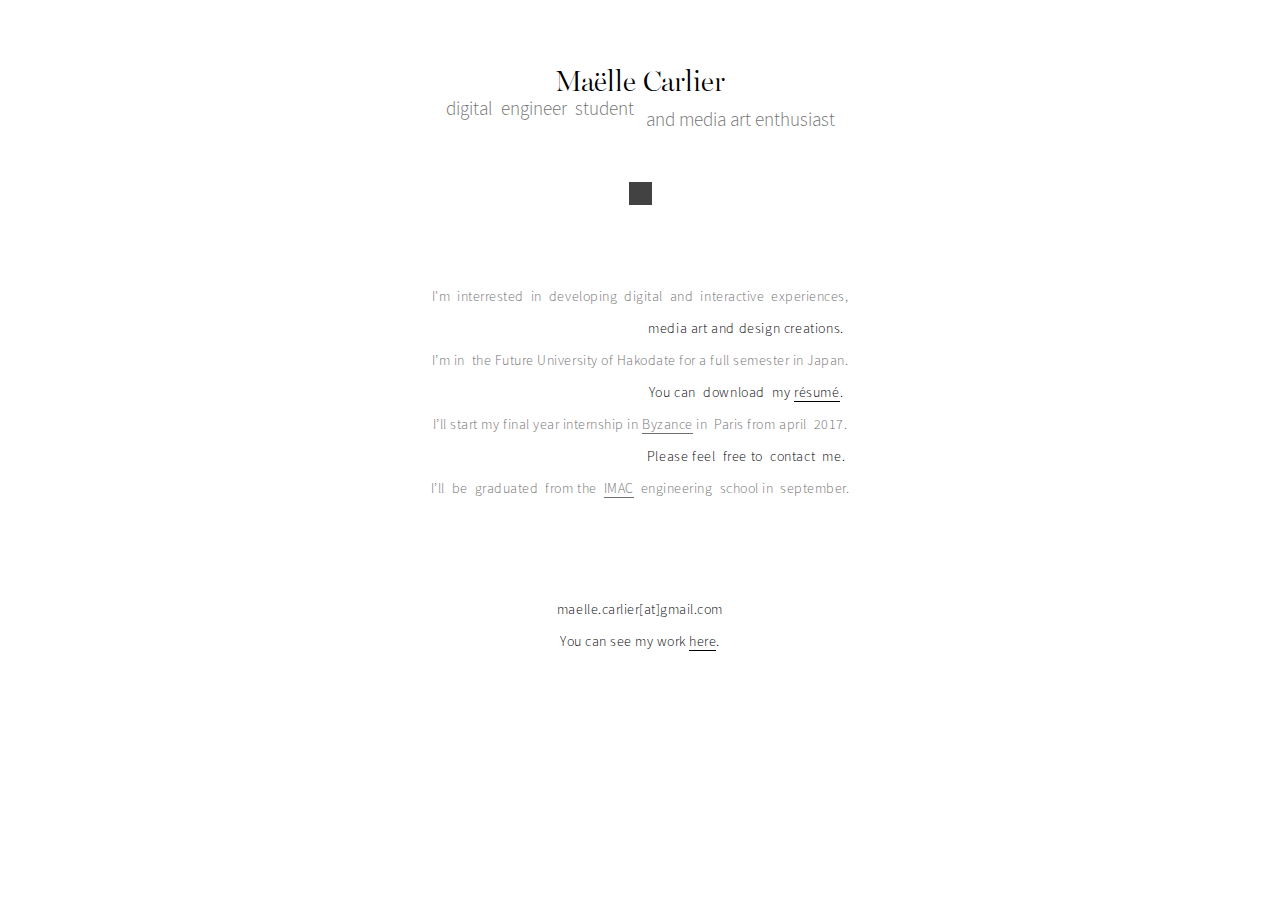
<file: index.html>
<!DOCTYPE html>
<html >
  <head>
    <meta charset="UTF-8">
    <meta name="viewport" content="width=device-width, initial-scale=1, maximum-scale=1, user-scalable=no">
    <meta name="description" content="Maëlle Carlier, Digital and Creative engineer">
    <link rel="stylesheet" type="text/css" href="css/style.css" />
    <script src="http://ajax.googleapis.com/ajax/libs/jquery/1.7.1/jquery.min.js" type="text/javascript"></script>
    <script type="text/javascript" src="js/index.js"></script>
    <link rel="icon" type="image/icon" href="img/favicon.ico" />
    <!--[if IE]><link rel="shortcut icon" type="image/x-icon" href="img/favicon.ico" /><![endif]-->
    <title>Maëlle Carlier | Multimedia and media art engineer</title>
  </head>

  <body>

    <a href="index.html" class="index-header fadelink">
      <h1>Maëlle Carlier</h1>
      <h2 id="title-left">digital&nbsp engineer&nbsp student</h2>
      <h2 id="title-right">and media  art  enthusiast</h2>
    </a>

    <div id="square" class="index-square"></div>

    <p class="left">I'm&nbsp interrested&nbsp in&nbsp developing&nbsp digital&nbsp and&nbsp interactive&nbsp experiences,<p>
    <!-- <p class="right">I come from &nbspAnnecy&nbsp in &nbspFrance.<p> -->
    <p class="right">media art and design creations.<p>
    <p class="left">I’m in&nbsp the Future University of Hakodate for a full semester in Japan.<p>
    <p class="right">You can &nbspdownload&nbsp my <a href="http://maellecarlier.com/ResumeMaelleCarlier.pdf" target="_blank">résumé</a>.<p>
    <p class="left">I’ll start my final year internship in  <a href="http://byzance.world/" target="_blank">Byzance</a> in&nbsp Paris from april&nbsp 2017.<p>
    <p class="right">Please feel&nbsp free to &nbspcontact &nbspme.</p>
    <p class="left">I’ll &nbspbe &nbspgraduated &nbspfrom the &nbsp<a href="http://www.ingenieur-imac.fr/" target="_blank">IMAC</a> &nbspengineering &nbspschool in &nbspseptember.<p>



  </body>
  <footer id="footer-index">
    <p class="center">maelle.carlier[at]gmail.com<p>
    <p class="center">You can see my work <a href="projects.html" class="fadelink">here</a>.<p>
  </footer>
</html>
</file>
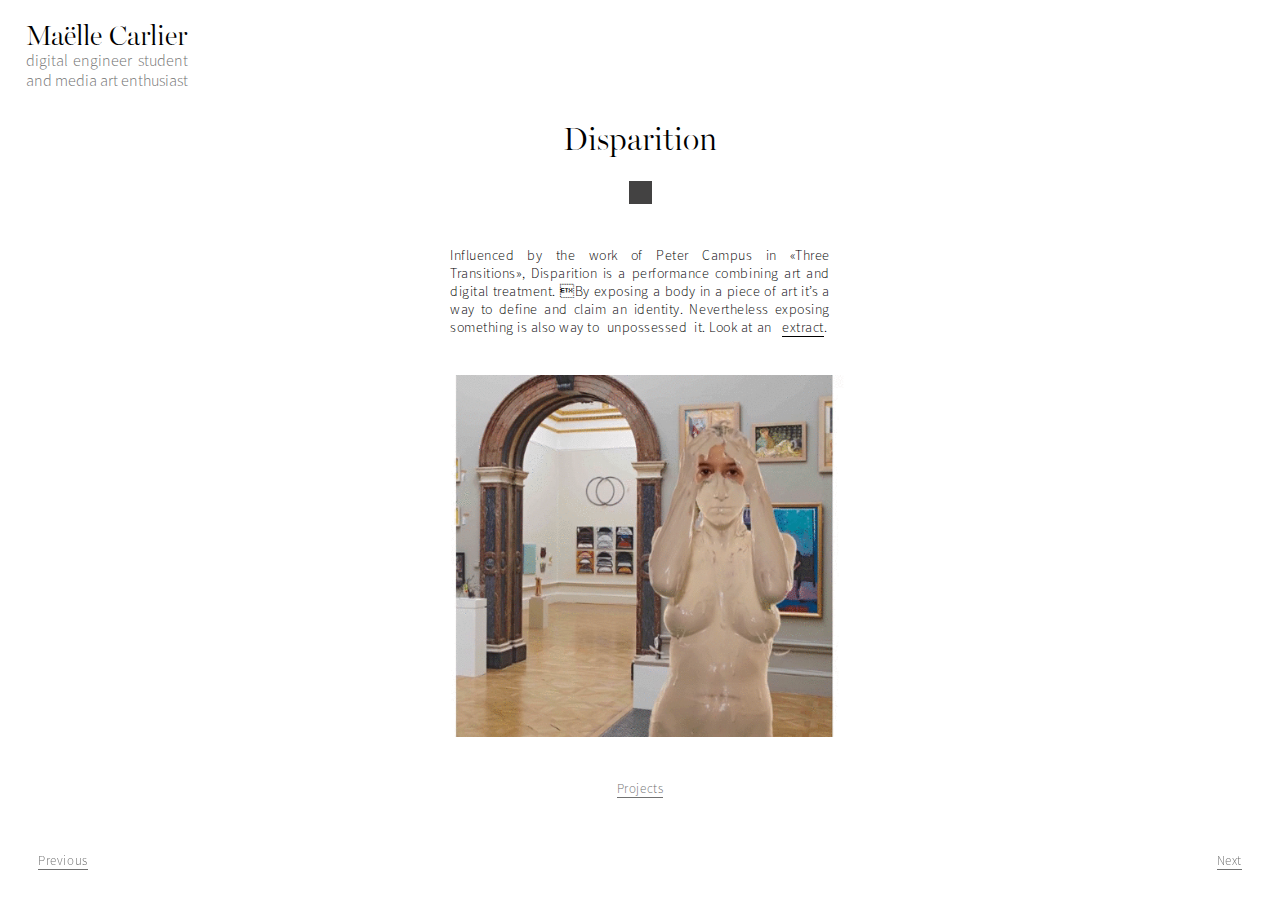
<file: disparition.html>
<!DOCTYPE html>
<html >
  <head>
    <meta charset="UTF-8">
    <link rel="stylesheet" type="text/css" href="css/style.css" />
    <meta name="viewport" content="width=device-width, initial-scale=1, maximum-scale=1, user-scalable=no">
    <meta name="description" content="Maëlle Carlier, art project, body tranformation">
    <script src="http://ajax.googleapis.com/ajax/libs/jquery/1.7.1/jquery.min.js" type="text/javascript"></script>
    <script type="text/javascript" src="js/index.js"></script>
    <link rel="icon" type="image/icon" href="img/favicon.ico" />
    <!--[if IE]><link rel="shortcut icon" type="image/x-icon" href="img/favicon.ico" /><![endif]-->
    <title>Maëlle Carlier | Disparition</title>
  </head>
  <body>
    <div class="projects-header">
      <a href="index.html" class="fadelink">
        <h1>Maëlle Carlier</h1>
        <h2>
          digital engineer student
          and media  art  enthusiast
        </h2>
      </a>
    </div>
    <h1 class="projects-name">Disparition</h1>
    <div id="square" class="projects-square"></div>

    <div class="disparition-text">
      <p>
      Influenced by  the  work of  Peter  Campus  in  «Three  Transitions»,
      Disparition is a performance combining art and digital  treatment.
      By exposing a body in a  piece of art it’s a way to  define  and claim
      an identity. Nevertheless exposing something is also way to &nbspunpossessed &nbspit. Look at an &nbsp <a href="https://vimeo.com/146042842" target="_blank">extract</a>.</p>
    </p>
    </div>

    <div class="disparition-img">
      <img  src="img/disparition.gif" />
    </div>

  </body>
  <footer class="footer-projects-scroll">
      <a class="footer-left fadelink" href="peur.html">Previous</a>
      <a class="footer-middle-scroll fadelink"href="projects.html">Projects</a>
      <a class="footer-right fadelink" href="apparition.html">Next</a>
  </footer>
</html>
</file>
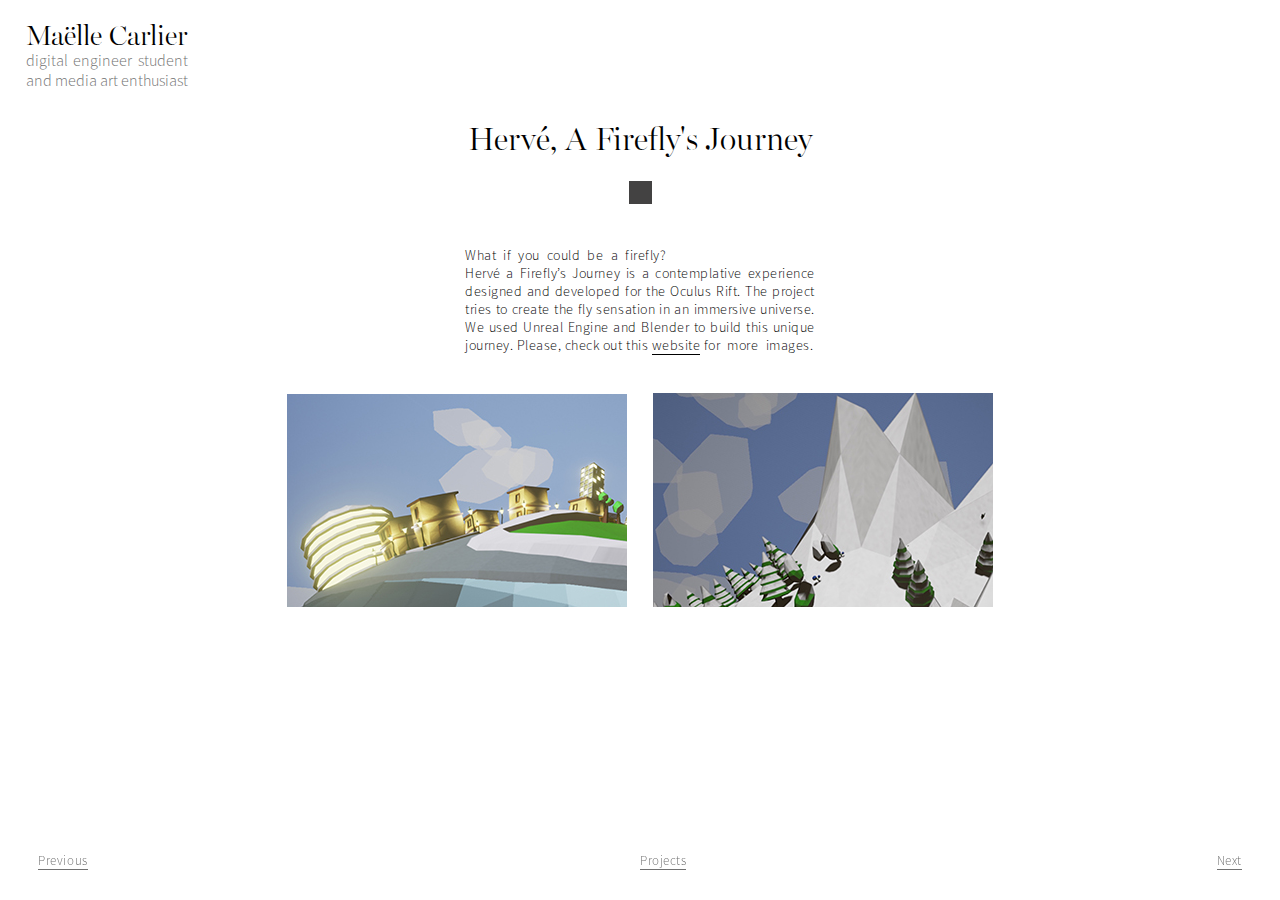
<file: firefly.html>
<!DOCTYPE html>
<html >
  <head>
    <meta charset="UTF-8">
    <meta name="viewport" content="width=device-width, initial-scale=1, maximum-scale=1, user-scalable=no">
    <meta name="description" content="Maëlle Carlier, Vistal Reality experience, Firefly simulation">
    <link rel="stylesheet" type="text/css" href="css/style.css" />
    <script src="http://ajax.googleapis.com/ajax/libs/jquery/1.7.1/jquery.min.js" type="text/javascript"></script>
    <script type="text/javascript" src="js/index.js"></script>
    <link rel="icon" type="image/icon" href="img/favicon.ico" />
    <!--[if IE]><link rel="shortcut icon" type="image/x-icon" href="img/favicon.ico" /><![endif]-->
    <title>Maëlle Carlier | Hervé A Firefly's Journey</title>
  </head>
  <body>
    <div class="projects-header">
      <a href="index.html" class="fadelink">
        <h1>Maëlle Carlier</h1>
        <h2>
          digital engineer student
          and media  art  enthusiast
        </h2>
      </a>
    </div>
    <h1 class="projects-name">Hervé, A Firefly's Journey</h1>
    <div id="square" class="projects-square"></div>

    <div class="firefly-text">
      <p>
          What&nbsp if&nbsp you &nbspcould&nbsp be&nbsp a &nbspfirefly?</br>
          Hervé a Firefly’s Journey is a contemplative experience designed
          and developed for the   Oculus Rift. The project tries to create
          the fly sensation in an immersive universe. We used Unreal Engine
          and Blender to build this  unique  journey. Please, check out this <a href="http://afireflysjourney.com/" target="_blank">website</a> for &nbspmore &nbspimages.
      </p>
    </div>

    <div class="firefly-img">
      <img src="img/firefly-city.jpg" />
      <img src="img/firefly-montains.jpg" />
    </div>



  </body>
  <footer class="footer-projects">
    <a class="footer-left fadelink" href="kinect.html">Previous</a>
    <a class="footer-middle fadelink"href="projects.html">Projects</a>
    <a class="footer-right fadelink" href="thomas.html">Next</a>
  </footer>
</html>
</file>
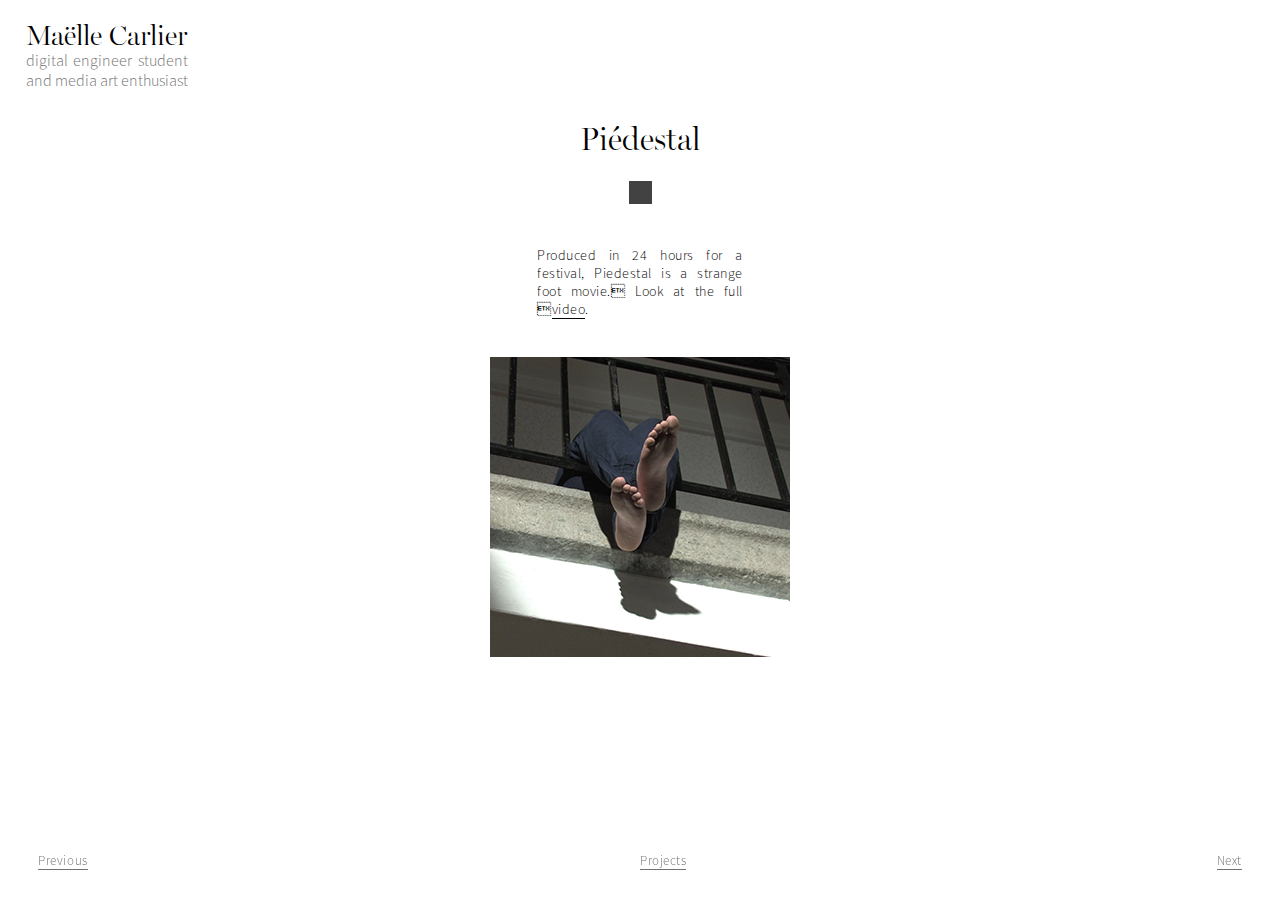
<file: piedestal.html>
<!DOCTYPE html>
<html >
  <head>
    <meta charset="UTF-8">
    <meta name="viewport" content="width=device-width, initial-scale=1, maximum-scale=1, user-scalable=no">
    <meta name="description" content="Maëlle Carlier, a short movie about feet">
    <link rel="stylesheet" type="text/css" href="css/style.css" />
    <script src="http://ajax.googleapis.com/ajax/libs/jquery/1.7.1/jquery.min.js" type="text/javascript"></script>
    <script type="text/javascript" src="js/index.js"></script>
    <link rel="icon" type="image/icon" href="img/favicon.ico" />
    <!--[if IE]><link rel="shortcut icon" type="image/x-icon" href="img/favicon.ico" /><![endif]-->
    <title>Maëlle Carlier | Piédestal</title>  </head>
  <body>
    <div class="projects-header">
      <a href="index.html" class="fadelink">
        <h1>Maëlle Carlier</h1>
        <h2>
          digital engineer student
          and media  art  enthusiast
        </h2>
      </a>
    </div>
    <h1 class="projects-name">Piédestal</h1>
    <div id="square" class="projects-square"></div>

    <div class="piedestal-text">
      <p>
          Produced in 24 hours for a festival,
          Piedestal  is a strange  foot  movie.
          Look at the full <a href="https://vimeo.com/91833448" target="_blank">video</a>.
      </p>
    </div>

    <div class="piedestal-img">
      <img src="img/piedestal.jpg" />
    </div>



  </body>
  <footer class="footer-projects">
      <a class="footer-left fadelink" href="thomas.html">Previous</a>
      <a class="footer-middle fadelink"href="projects.html">Projects</a>
      <a class="footer-right fadelink" href="peur.html">Next</a>
  </footer>
</html>
</file>
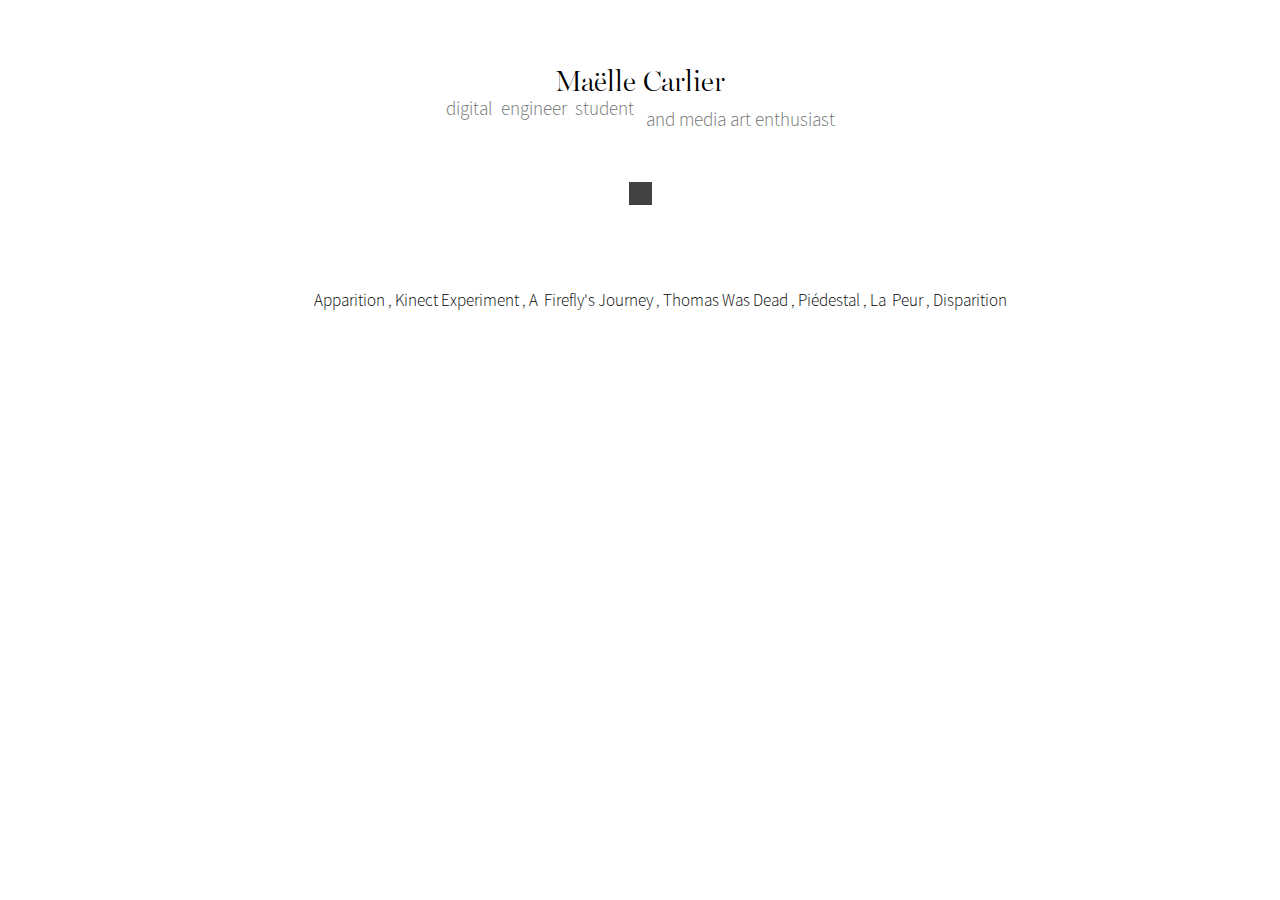
<file: projects.html>
<!DOCTYPE html>
<html >
  <head>
    <meta charset="UTF-8">
    <meta name="viewport" content="width=device-width, initial-scale=1, maximum-scale=1, user-scalable=no">
    <meta name="description" content="Maëlle Carlier, List of my project">
    <link rel="stylesheet" type="text/css" href="css/style.css" />
    <script src="http://ajax.googleapis.com/ajax/libs/jquery/1.7.1/jquery.min.js" type="text/javascript"></script>
    <script type="text/javascript" src="js/index.js"></script>
    <!-- <script src="js/index.js"></script> -->
    <link rel="icon" type="image/icon" href="img/favicon.ico" />
    <!--[if IE]><link rel="shortcut icon" type="image/x-icon" href="img/favicon.ico" /><![endif]-->
    <title>Maëlle Carlier | Personnal projects and other experiments</title>
  </head>

  <body>

    <a href="index.html" class="index-header fadelink">
      <h1>Maëlle Carlier</h1>
      <h2 id="title-left">digital&nbsp engineer&nbsp student</h2>
      <h2 id="title-right">and media  art  enthusiast</h2>
    </a>

    <div id="square" class="index-square"></div>

    <ul class = "allprojects">
      <li>
        <a class="projects-title fadelink" id="Apparition-projets" href="apparition.html">Apparition</a>
      </li>
      <li>,</li>
      <li>
        <a class="projects-title fadelink" id="Kinect-projets" href="kinect.html">Kinect Experiment</a>
      </li>
      <li>,</li>
      <li>
        <a class="projects-title fadelink" id="Firefly-projets" href="firefly.html">A &nbspFirefly's Journey</a>
      </li>
      <li>,</li>
      <li>
        <a class="projects-title fadelink" id="Thomas-projets" href="thomas.html">Thomas Was Dead</a>
      </li>
      <li>,</li>
      <li>
        <a class="projects-title fadelink" id="Piedestal-projets" href="piedestal.html">Piédestal</a>
      </li>
      <li>,</li>
      <li>
        <a class="projects-title fadelink" id="Peur-projets" href="peur.html">La &nbspPeur</a>
      </li>
      <li>,</li>
      <li>
        <a class="projects-title fadelink" id="Disparition-projets" href="disparition.html">Disparition</a>
      </li>
    </ul>

    <img class="projects-image" id="Apparition-projets-img" src="img/Apparition-projets.jpg" />
    <img class="projects-image" id="Kinect-projets-img" src="img/Kinect-projets.jpg" />
    <img class="projects-image" id="Firefly-projets-img" src="img/Firefly-projets.jpg" />
    <img class="projects-image" id="Thomas-projets-img" src="img/Thomas-projets.jpg" />
    <img class="projects-image" id="Piedestal-projets-img" src="img/Piedestal-projets.jpg" />
    <img class="projects-image" id="Peur-projets-img" src="img/Peur-projets.jpg" />
    <img class="projects-image" id="Disparition-projets-img" src="img/Disparition-projets.jpg" />

  </body>
</html>
</file>
<file: css/style.css>
@font-face {
    font-family: 'millerbannerlight';
    src : url('millerbanner.otf');
}
@font-face {
    font-family: 'sourceSans';
    src : url('SourceSansPro-Light.otf');
}

body, html {
  font-family: 'sourceSans';
  font-weight: lighter;
  padding: 0;
  margin: 0;
  text-align: center;
  min-height: 100%;

}
/*ST PAGE*/
/*Title*/
.index-header h1{
    font-size: 29px;
    margin-top: 5%;
}


h1 {
  font-family: 'millerbannerlight';
  font-weight: lighter;
  margin-bottom: -0.25%;
}

/*Sub-Title*/
h2{
  margin-top: 0%;
  margin-bottom: -1%;
  color: #717171;
  font-weight: lighter;
  font-size: 19px;

}
/*@media screen and (min-width: 200px) and (max-width: 640px) {*/
@media only screen and (min-width: 600px){
  #title-left{
   margin-left: -200px;
  }
  #title-right{
    margin-left: 200px;
  }
}

/*Square*/
.index-square{
  margin-top: 5%;
  margin-bottom: 5%;
}

#square {

  display: inline-block;
  width: 23px;
  height: 23px;
  position: relative;
  background: #434242;
  top: 50%;
}


.rotate{
  animation: loader 2s;
}
@keyframes loader {
  0% {
    transform: rotate(0deg);
  }
  100% {
    transform: rotate(360deg);
  }
}

/*Body*/
p{
  font-size: 14px;
  letter-spacing: 0.52px;
}

.left{
  color: #717171;
}
.right{
 letter-spacing: 0.6px;
 margin-left: 212px;
}
@media only screen and (max-width: 600px){
  p{
    font-size: 14px;
  }
  .left{
    width:250px;
    text-align: justify;
    margin-top: 10%;
    margin-left: auto;
    margin-right: auto;
  }
  .right{
   width:250px;
   text-align: justify;
   margin-left: auto;
   margin-top: 1%;
  }
}

a{
  color: inherit;
  text-decoration: none;
  border-bottom: 1px solid;
}
/*footer*/
#footer-index{
      margin-top: 8%;
}

/*PROJECTS PAGE*/

.projects-name{
  font-family: 'millerbannerlight';
  font-weight:lighter;
  margin-top: 3.4%;
}

ul{
list-style-type: none;
}
li{
  display: inline;

}
@media only screen and (max-width: 770px){
  ul{
  list-style-type: none;
  text-align: center;;
  padding: 0 0 0 0;
  }
  li{
    display: list-item;
  }
}

.projects-image{
    width:705px;
    height: auto;
}

/*PROJECT PAGE SHARED*/
.projects-header{
  text-align: left;
  margin-left: 2%;
  margin-top: 1%;
}

.projects-header h1{
  font-size: 28px;
}
.projects-header h2{
  font-size: 16px;
  width: 162px;
  text-align: justify;
}
@media only screen and (max-width: 700px){
  .projects-header{
    text-align: center;
    margin-left: 0%;
    margin-top: 1%;
    margin-bottom: 2%;
  }
  .projects-header h2{
    margin-left: auto;
    margin-right: auto;
  }
}

.projects-title{
  font-size: 17px;
  border-bottom: 0px solid;
  margin-top: 4%;
  margin-bottom: 0%;
}
.projects-title:hover{
  border-bottom: 1px solid;
}


.projects-square{
  margin-top: 2%;
}

.footer-projects{
  font-size: 13px;
  letter-spacing: 0.52px;
  color: #717171;
  margin-bottom: 10px;
}
.footer-left{
  position:fixed;
  bottom: 30px;
  left: 3%;
}
.footer-middle{
  position: fixed;
  bottom : 30px;
}

.footer-middle-scroll{
  /*position: static;
  margin-top : -40%;*/
  margin-bottom: 5%;
}
.footer-projects-scroll{
  font-size: 13px;
  letter-spacing: 0.52px;
  color: #717171;
  margin-bottom: 40px;
}
.footer-right{
  position:fixed;
  bottom: 30px;
  right: 3%;
}
@media only screen and (max-width: 768px){

  .footer-left{
    float: left;
    left: 3%;
  }
  .footer-middle{
    position: relative;
    bottom: 20px;
  }
  .footer-right{

    float: right;
    right: 3%;
  }

}
/*APPARITION*/
#apparition-text{
  margin: 4% auto 4% auto;
  width: 656px;
  text-align: justify;
}
.apparition-gif img{
  margin: 2% 0 0% 0;
}

@media only screen and (max-width: 700px){
  .apparition-gif img{
      width: 500px;
      height: auto;
  }
  #apparition-text{
    width: 500px;
    height: auto;
  }
}
@media only screen and (max-width: 570px){
  .apparition-gif img{
      width: 300px;
      height: auto;
  }
  #apparition-text{
    width: 300px;
    height: auto;
  }
}

/*FIREFLY*/
.firefly-text{
  margin: 3% auto 3% auto;
  width: 350px;
  text-align: justify;
}

.firefly-img img{

  margin: 0 11.5px 4% 11.5px;
}
@media only screen and (max-width: 768px){
  .firefly-img img{
    margin-bottom: 10%;
  }
}
@media only screen and (max-width: 320px){
  .firefly-text{
    width: 250px;
    margin: 3% auto 3% auto;

  }
  .firefly-img img{
    width: 300px;
    height: auto;
    margin-bottom: 25%;
  }

}

/*PEUR*/
.peur-text{
  margin: 3% 0 2% 0;
}
.peur-text-left{
  margin: 0 310px 0 0;
}
.peur-text-right{
  margin: 0 0 0 310px;
}
.peur-img img{
  width: 320px;
  height: auto;
  margin: 0 11.5px 2% 11.5px;
}
@media only screen and (max-width: 768px){
  .peur-img {
    margin-bottom: 5%;
  }
}
@media only screen and (max-width: 700px){
  .peur-text-left{
    margin: 5% 0 0 0;
  }
  .peur-text-right{
    margin: 0 0 5% 0;
  }
}
@media only screen and (max-width: 320px){
  .peur-img img{
    width: 250px;
    height: auto;
    margin: 0 11.5px 2% 11.5px;
  }
}
/*DISPARITION*/
.disparition-text{
  margin: 3% auto 3% auto;
  width: 380px;
  text-align: justify;
}
.disparition-img img{
  margin: 0 0 3% 1%;
  width: 495px;
}
@media only screen and (max-width: 606px){
  .disparition-text{
    margin: 3% auto 3% auto;
    width: 250px;
    text-align: justify;
  }

  .disparition-img img{
    width: 320px;
    height: auto;
  }
}
/*PIEDESTAL*/
.piedestal-text{
  margin: 3% auto 3% auto;
  width: 206px;
  text-align: justify;
}
.piedestal-img img{
width : 300px;
height: auto;
margin-bottom: 1%;
}
@media only screen and (max-width: 768px){
.piedestal-img img{
  margin-bottom: 10%;
}
}

/*THOMAS*/
.thomas-name{
  font-family: 'millerbannerlight';
  font-weight:lighter;
}
.thomas-subname{
  font-family: 'millerbannerlight';
  font-weight:lighter;
  color: black;
  font-size: 23px;
  margin-bottom: 2.30%;
}
.thomas-name{
  font-family: 'millerbannerlight';
  font-weight:lighter;
  color: black;
}
.thomas-body{
  margin-left: 255px;
  margin-top: 3.5%;
}
.thomas-text{
  margin: 0 auto 0 auto;
  width: 255px;
  text-align: justify;
}
.thomas-img img{
  margin: 3% auto 8% auto;
  width : 255px;
  height: auto;
}
@media only screen and (max-width: 700px){
  .thomas-body{
    margin-left: auto;
    margin-top: 3.5%;
  }
}
/*KINECT*/

.kinect-text {
  margin: 0 auto -15px auto;
  width : 290px;
  text-align: justify;

}
.kinect-gif img{
  margin: 4% 0 3% 0;
  width : 450px;
  height: auto;
}
.kinect-img img{
  margin-left: 110px;
  width : 600px;
  height: auto;
}
.kinect-bottom{
  margin-bottom: 3%;
}

@media only screen and (max-width: 700px){
  .kinect-img img{
    margin-left: 0px;
    width : 500px;
    height: auto;
  }

}
@media only screen and (max-width: 500px){
  .kinect-img img{
    margin-left: 0px;
    width : 320px;
    height: auto;
  }
  .kinect-gif img{
    margin: 4% 0 3% 0;
    width : 320px;
    height: auto;
  }

}
</file>
